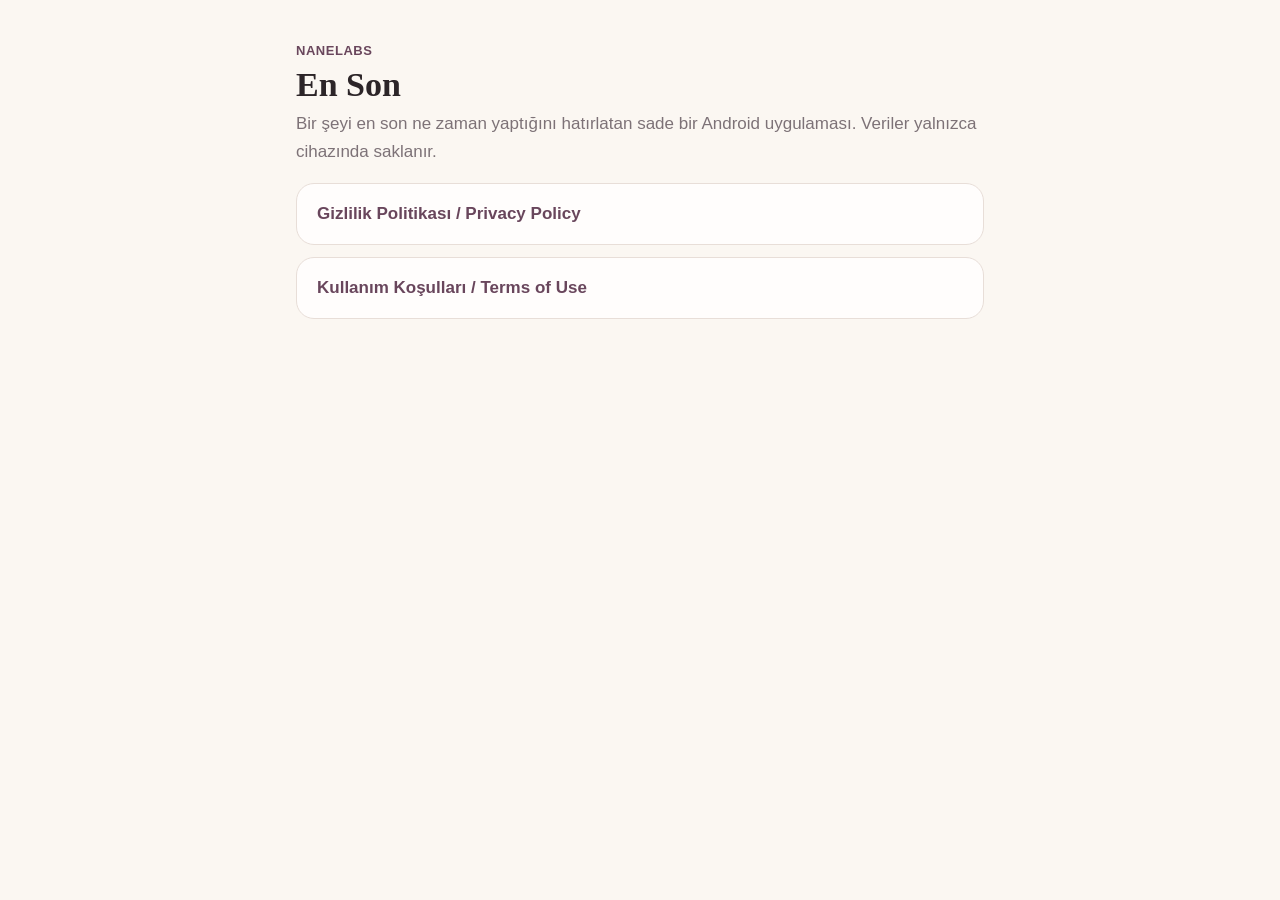
<file: docs/index.html>
<!doctype html>
<html lang="tr">
<head>
<meta charset="utf-8">
<meta name="viewport" content="width=device-width, initial-scale=1">
<title>En Son</title>
<link rel="stylesheet" href="style.css">
</head>
<body>
<main>
<p class="app">NaneLabs</p>
<h1>En Son</h1>
<p class="meta">Bir şeyi en son ne zaman yaptığını hatırlatan sade bir Android uygulaması. Veriler yalnızca cihazında saklanır.</p>
<ul class="index">
  <li><a href="privacy.html">Gizlilik Politikası / Privacy Policy</a></li>
  <li><a href="terms.html">Kullanım Koşulları / Terms of Use</a></li>
</ul>
</main>
</body>
</html>
</file>
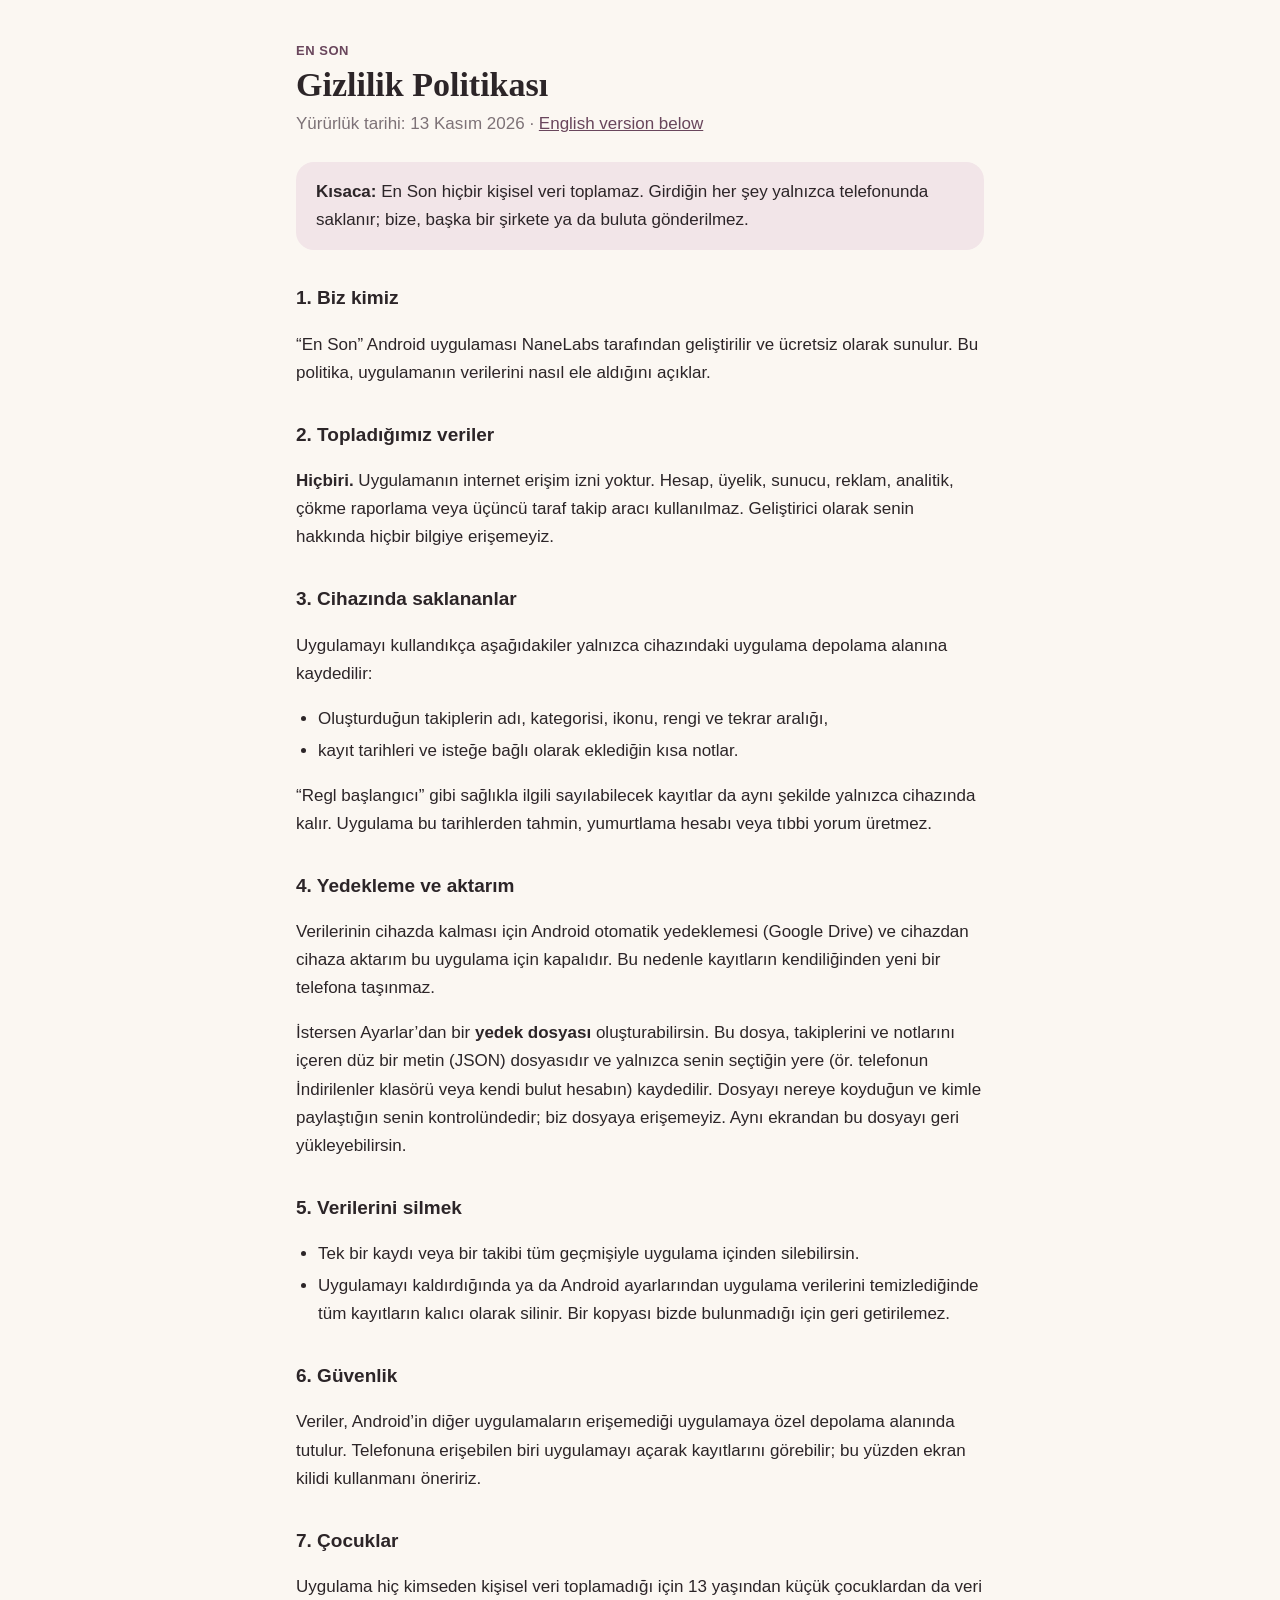
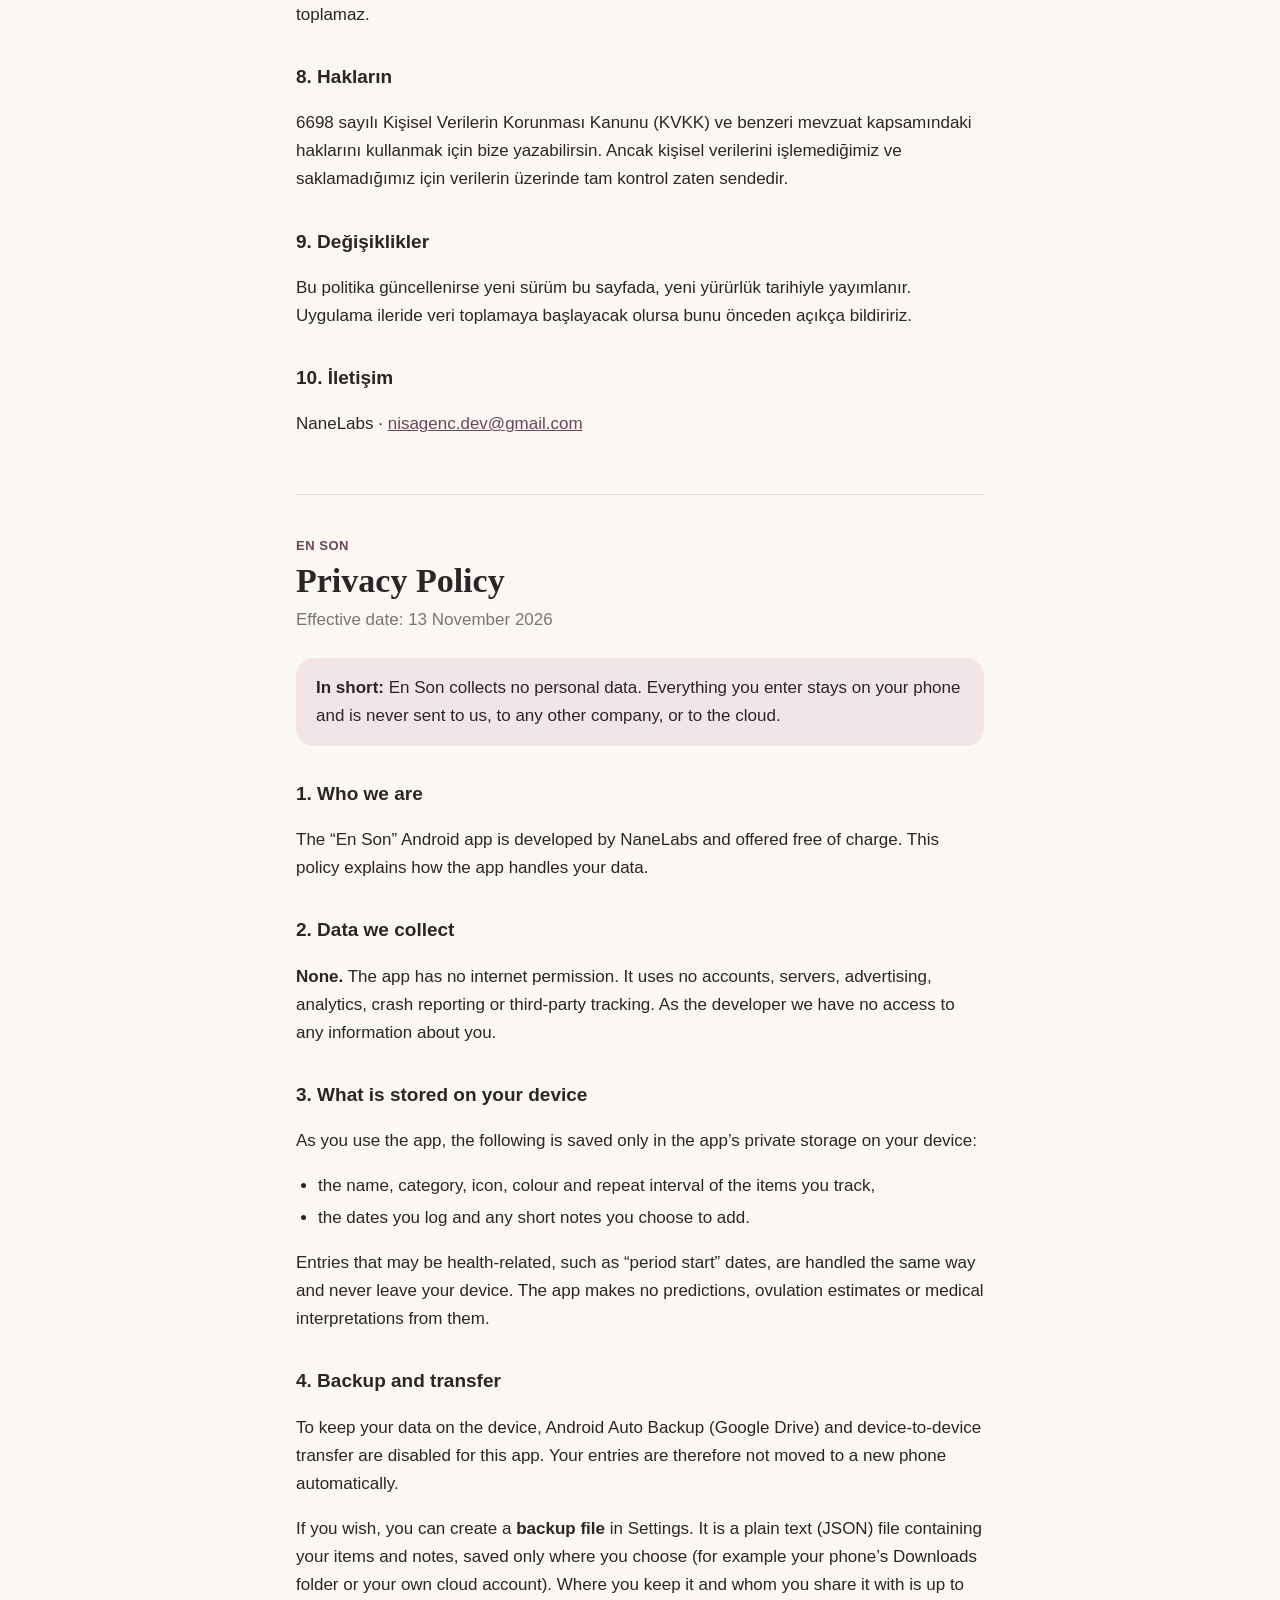
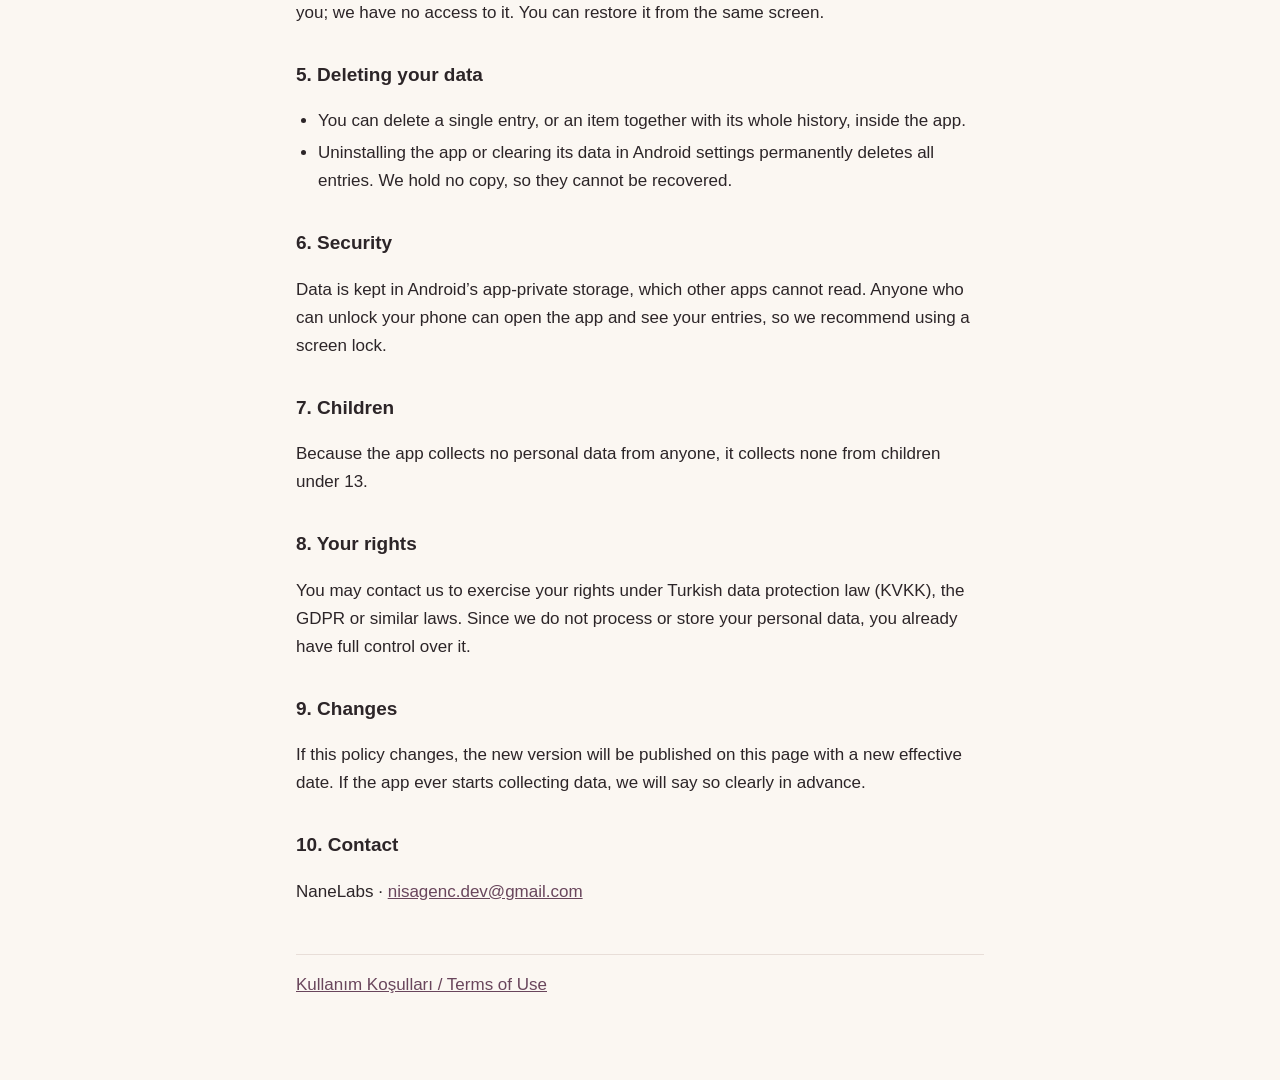
<file: docs/privacy.html>
<!doctype html>
<html lang="tr">
<head>
<meta charset="utf-8">
<meta name="viewport" content="width=device-width, initial-scale=1">
<title>En Son – Gizlilik Politikası</title>
<link rel="stylesheet" href="style.css">
</head>
<body>
<main>

<p class="app">En Son</p>
<h1>Gizlilik Politikası</h1>
<p class="meta">Yürürlük tarihi: 13 Kasım 2026 · <a href="#en">English version below</a></p>

<div class="summary">
  <strong>Kısaca:</strong> En Son hiçbir kişisel veri toplamaz. Girdiğin her şey yalnızca
  telefonunda saklanır; bize, başka bir şirkete ya da buluta gönderilmez.
</div>

<h2>1. Biz kimiz</h2>
<p>
  “En Son” Android uygulaması NaneLabs tarafından geliştirilir ve ücretsiz olarak sunulur.
  Bu politika, uygulamanın verilerini nasıl ele aldığını açıklar.
</p>

<h2>2. Topladığımız veriler</h2>
<p>
  <strong>Hiçbiri.</strong> Uygulamanın internet erişim izni yoktur. Hesap, üyelik, sunucu,
  reklam, analitik, çökme raporlama veya üçüncü taraf takip aracı kullanılmaz. Geliştirici
  olarak senin hakkında hiçbir bilgiye erişemeyiz.
</p>

<h2>3. Cihazında saklananlar</h2>
<p>Uygulamayı kullandıkça aşağıdakiler yalnızca cihazındaki uygulama depolama alanına kaydedilir:</p>
<ul>
  <li>Oluşturduğun takiplerin adı, kategorisi, ikonu, rengi ve tekrar aralığı,</li>
  <li>kayıt tarihleri ve isteğe bağlı olarak eklediğin kısa notlar.</li>
</ul>
<p>
  “Regl başlangıcı” gibi sağlıkla ilgili sayılabilecek kayıtlar da aynı şekilde yalnızca
  cihazında kalır. Uygulama bu tarihlerden tahmin, yumurtlama hesabı veya tıbbi yorum üretmez.
</p>

<h2>4. Yedekleme ve aktarım</h2>
<p>
  Verilerinin cihazda kalması için Android otomatik yedeklemesi (Google Drive) ve cihazdan
  cihaza aktarım bu uygulama için kapalıdır. Bu nedenle kayıtların kendiliğinden yeni bir
  telefona taşınmaz.
</p>
<p>
  İstersen Ayarlar’dan bir <strong>yedek dosyası</strong> oluşturabilirsin. Bu dosya, takiplerini
  ve notlarını içeren düz bir metin (JSON) dosyasıdır ve yalnızca senin seçtiğin yere
  (ör. telefonun İndirilenler klasörü veya kendi bulut hesabın) kaydedilir. Dosyayı nereye
  koyduğun ve kimle paylaştığın senin kontrolündedir; biz dosyaya erişemeyiz. Aynı ekrandan
  bu dosyayı geri yükleyebilirsin.
</p>

<h2>5. Verilerini silmek</h2>
<ul>
  <li>Tek bir kaydı veya bir takibi tüm geçmişiyle uygulama içinden silebilirsin.</li>
  <li>
    Uygulamayı kaldırdığında ya da Android ayarlarından uygulama verilerini temizlediğinde
    tüm kayıtların kalıcı olarak silinir. Bir kopyası bizde bulunmadığı için geri getirilemez.
  </li>
</ul>

<h2>6. Güvenlik</h2>
<p>
  Veriler, Android’in diğer uygulamaların erişemediği uygulamaya özel depolama alanında tutulur.
  Telefonuna erişebilen biri uygulamayı açarak kayıtlarını görebilir; bu yüzden ekran kilidi
  kullanmanı öneririz.
</p>

<h2>7. Çocuklar</h2>
<p>
  Uygulama hiç kimseden kişisel veri toplamadığı için 13 yaşından küçük çocuklardan da veri toplamaz.
</p>

<h2>8. Hakların</h2>
<p>
  6698 sayılı Kişisel Verilerin Korunması Kanunu (KVKK) ve benzeri mevzuat kapsamındaki
  haklarını kullanmak için bize yazabilirsin. Ancak kişisel verilerini işlemediğimiz ve
  saklamadığımız için verilerin üzerinde tam kontrol zaten sendedir.
</p>

<h2>9. Değişiklikler</h2>
<p>
  Bu politika güncellenirse yeni sürüm bu sayfada, yeni yürürlük tarihiyle yayımlanır.
  Uygulama ileride veri toplamaya başlayacak olursa bunu önceden açıkça bildiririz.
</p>

<h2>10. İletişim</h2>
<p>NaneLabs · <a href="mailto:nisagenc.dev@gmail.com">nisagenc.dev@gmail.com</a></p>

<hr id="en">

<p class="app">En Son</p>
<h1>Privacy Policy</h1>
<p class="meta">Effective date: 13 November 2026</p>

<div class="summary">
  <strong>In short:</strong> En Son collects no personal data. Everything you enter stays on
  your phone and is never sent to us, to any other company, or to the cloud.
</div>

<h2>1. Who we are</h2>
<p>
  The “En Son” Android app is developed by NaneLabs and offered free of charge. This policy
  explains how the app handles your data.
</p>

<h2>2. Data we collect</h2>
<p>
  <strong>None.</strong> The app has no internet permission. It uses no accounts, servers,
  advertising, analytics, crash reporting or third-party tracking. As the developer we have
  no access to any information about you.
</p>

<h2>3. What is stored on your device</h2>
<p>As you use the app, the following is saved only in the app’s private storage on your device:</p>
<ul>
  <li>the name, category, icon, colour and repeat interval of the items you track,</li>
  <li>the dates you log and any short notes you choose to add.</li>
</ul>
<p>
  Entries that may be health-related, such as “period start” dates, are handled the same way
  and never leave your device. The app makes no predictions, ovulation estimates or medical
  interpretations from them.
</p>

<h2>4. Backup and transfer</h2>
<p>
  To keep your data on the device, Android Auto Backup (Google Drive) and device-to-device
  transfer are disabled for this app. Your entries are therefore not moved to a new phone
  automatically.
</p>
<p>
  If you wish, you can create a <strong>backup file</strong> in Settings. It is a plain text
  (JSON) file containing your items and notes, saved only where you choose (for example your
  phone’s Downloads folder or your own cloud account). Where you keep it and whom you share it
  with is up to you; we have no access to it. You can restore it from the same screen.
</p>

<h2>5. Deleting your data</h2>
<ul>
  <li>You can delete a single entry, or an item together with its whole history, inside the app.</li>
  <li>
    Uninstalling the app or clearing its data in Android settings permanently deletes all
    entries. We hold no copy, so they cannot be recovered.
  </li>
</ul>

<h2>6. Security</h2>
<p>
  Data is kept in Android’s app-private storage, which other apps cannot read. Anyone who can
  unlock your phone can open the app and see your entries, so we recommend using a screen lock.
</p>

<h2>7. Children</h2>
<p>
  Because the app collects no personal data from anyone, it collects none from children under 13.
</p>

<h2>8. Your rights</h2>
<p>
  You may contact us to exercise your rights under Turkish data protection law (KVKK), the GDPR
  or similar laws. Since we do not process or store your personal data, you already have full
  control over it.
</p>

<h2>9. Changes</h2>
<p>
  If this policy changes, the new version will be published on this page with a new effective
  date. If the app ever starts collecting data, we will say so clearly in advance.
</p>

<h2>10. Contact</h2>
<p>NaneLabs · <a href="mailto:nisagenc.dev@gmail.com">nisagenc.dev@gmail.com</a></p>

<p class="links"><a href="terms.html">Kullanım Koşulları / Terms of Use</a></p>
</main>
</body>
</html>
</file>
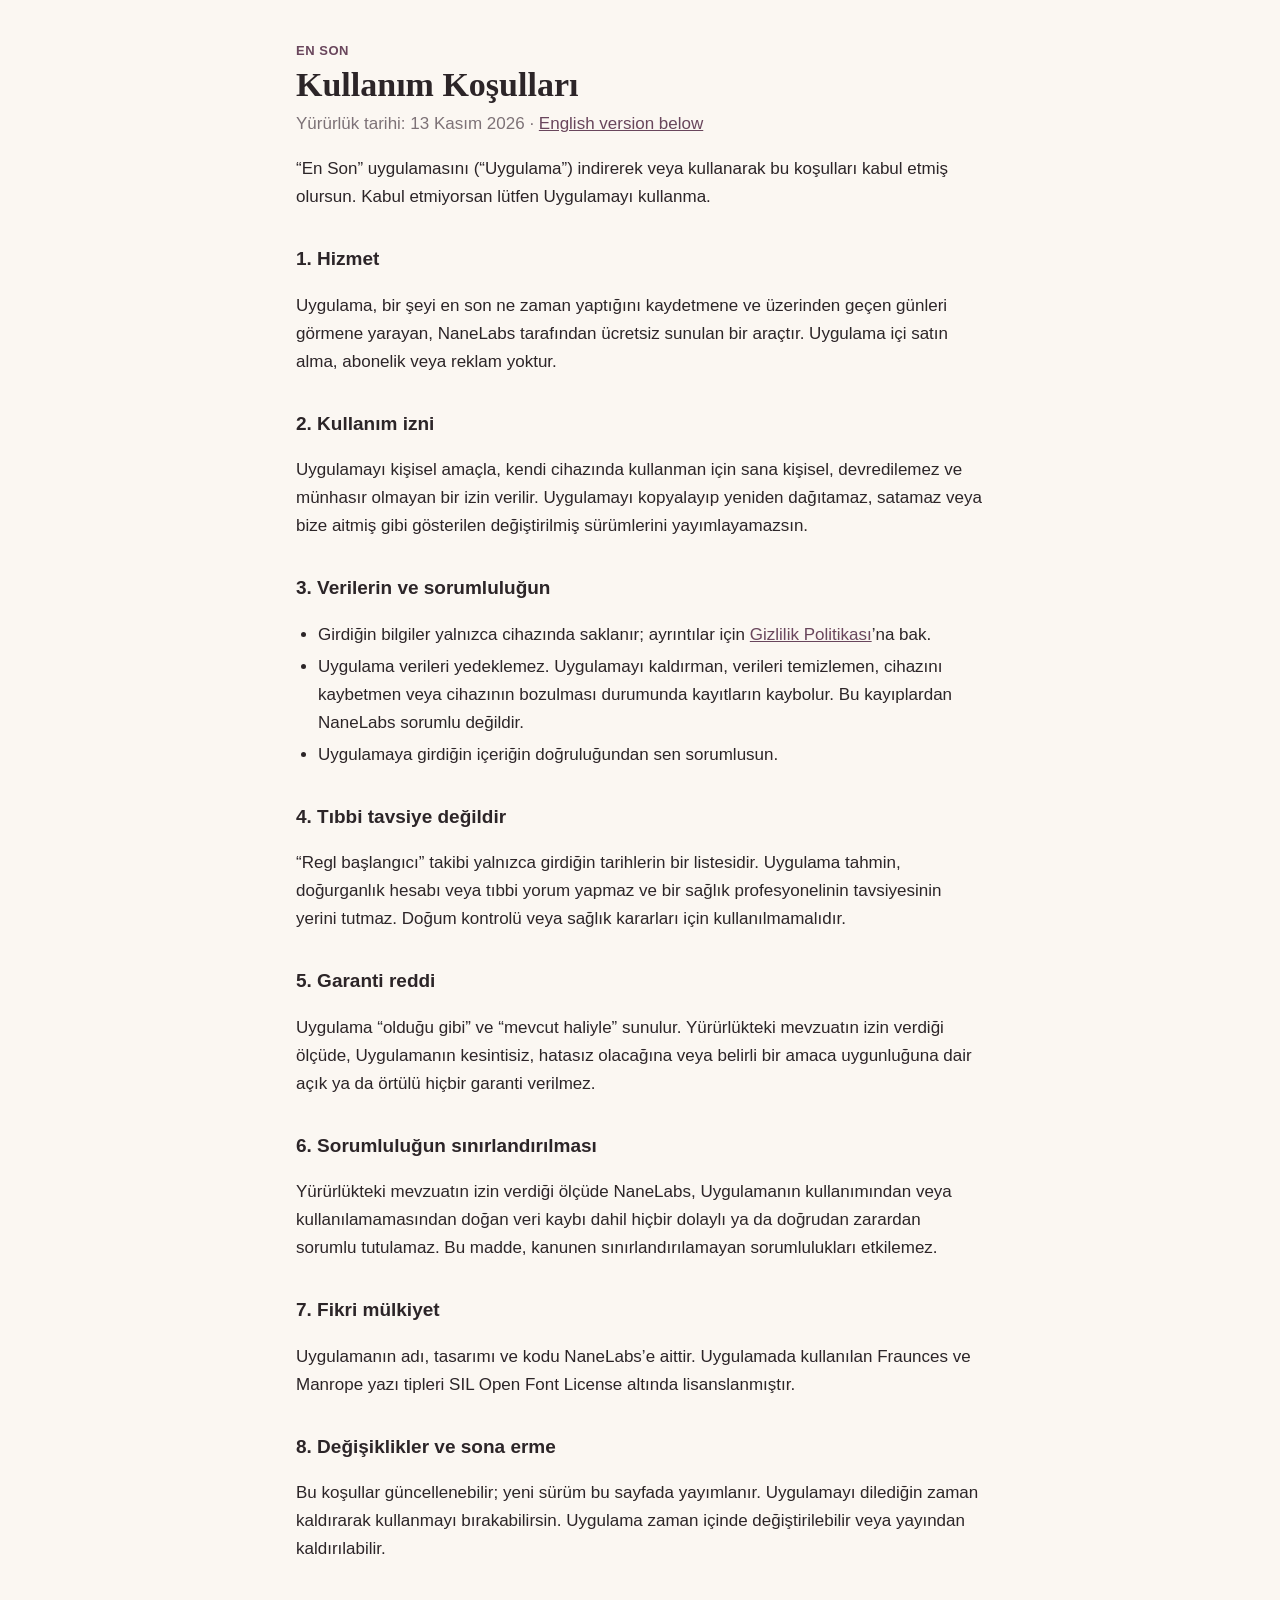
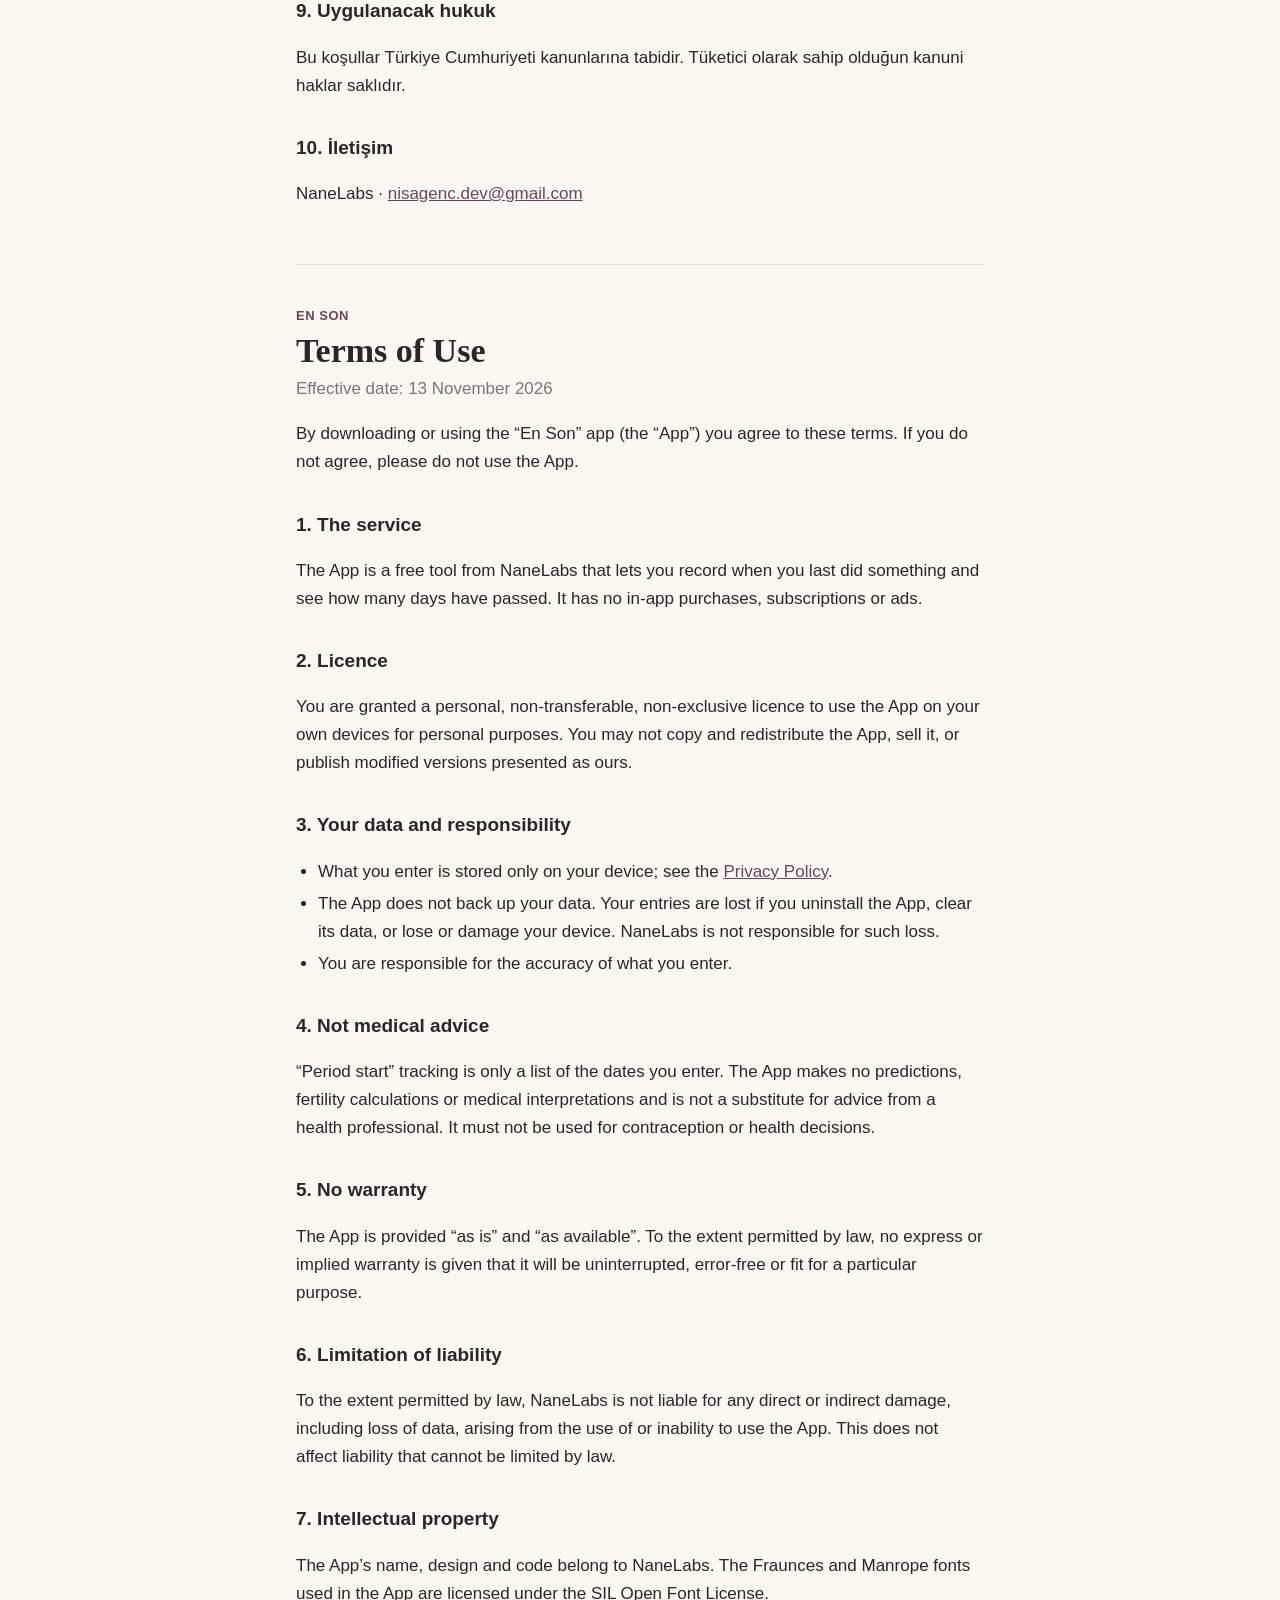
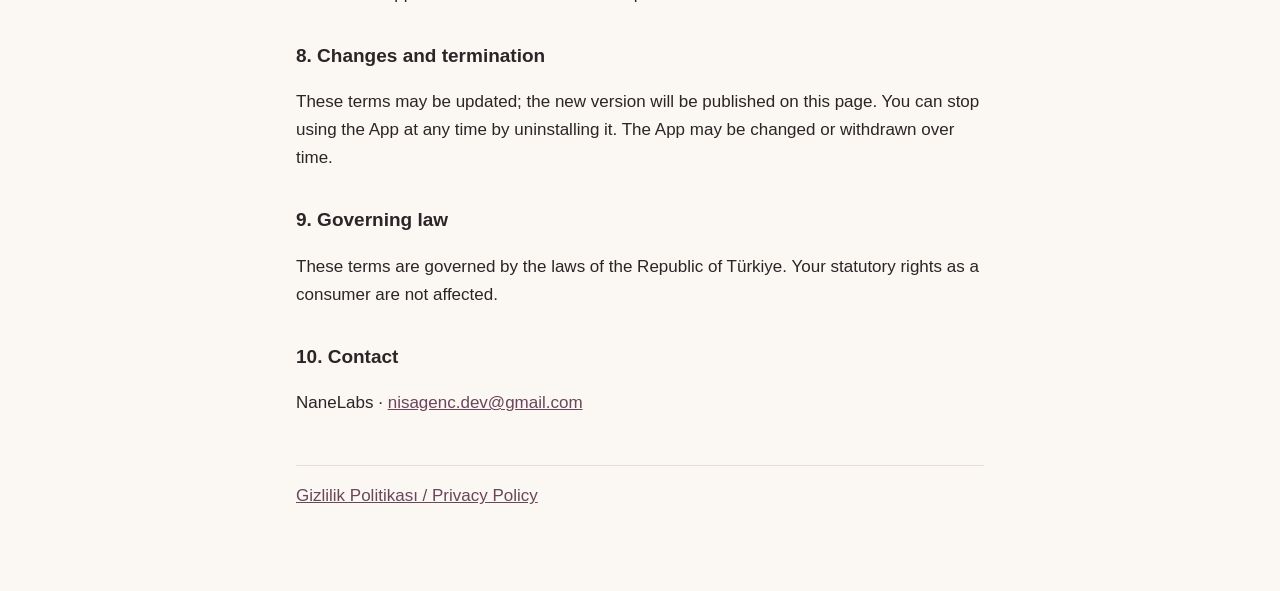
<file: docs/terms.html>
<!doctype html>
<html lang="tr">
<head>
<meta charset="utf-8">
<meta name="viewport" content="width=device-width, initial-scale=1">
<title>En Son – Kullanım Koşulları</title>
<link rel="stylesheet" href="style.css">
</head>
<body>
<main>

<p class="app">En Son</p>
<h1>Kullanım Koşulları</h1>
<p class="meta">Yürürlük tarihi: 13 Kasım 2026 · <a href="#en">English version below</a></p>

<p>
  “En Son” uygulamasını (“Uygulama”) indirerek veya kullanarak bu koşulları kabul etmiş olursun.
  Kabul etmiyorsan lütfen Uygulamayı kullanma.
</p>

<h2>1. Hizmet</h2>
<p>
  Uygulama, bir şeyi en son ne zaman yaptığını kaydetmene ve üzerinden geçen günleri görmene
  yarayan, NaneLabs tarafından ücretsiz sunulan bir araçtır. Uygulama içi satın alma, abonelik
  veya reklam yoktur.
</p>

<h2>2. Kullanım izni</h2>
<p>
  Uygulamayı kişisel amaçla, kendi cihazında kullanman için sana kişisel, devredilemez ve
  münhasır olmayan bir izin verilir. Uygulamayı kopyalayıp yeniden dağıtamaz, satamaz veya
  bize aitmiş gibi gösterilen değiştirilmiş sürümlerini yayımlayamazsın.
</p>

<h2>3. Verilerin ve sorumluluğun</h2>
<ul>
  <li>Girdiğin bilgiler yalnızca cihazında saklanır; ayrıntılar için <a href="privacy.html">Gizlilik Politikası</a>’na bak.</li>
  <li>
    Uygulama verileri yedeklemez. Uygulamayı kaldırman, verileri temizlemen, cihazını
    kaybetmen veya cihazının bozulması durumunda kayıtların kaybolur. Bu kayıplardan
    NaneLabs sorumlu değildir.
  </li>
  <li>Uygulamaya girdiğin içeriğin doğruluğundan sen sorumlusun.</li>
</ul>

<h2>4. Tıbbi tavsiye değildir</h2>
<p>
  “Regl başlangıcı” takibi yalnızca girdiğin tarihlerin bir listesidir. Uygulama tahmin,
  doğurganlık hesabı veya tıbbi yorum yapmaz ve bir sağlık profesyonelinin tavsiyesinin yerini
  tutmaz. Doğum kontrolü veya sağlık kararları için kullanılmamalıdır.
</p>

<h2>5. Garanti reddi</h2>
<p>
  Uygulama “olduğu gibi” ve “mevcut haliyle” sunulur. Yürürlükteki mevzuatın izin verdiği
  ölçüde, Uygulamanın kesintisiz, hatasız olacağına veya belirli bir amaca uygunluğuna dair
  açık ya da örtülü hiçbir garanti verilmez.
</p>

<h2>6. Sorumluluğun sınırlandırılması</h2>
<p>
  Yürürlükteki mevzuatın izin verdiği ölçüde NaneLabs, Uygulamanın kullanımından veya
  kullanılamamasından doğan veri kaybı dahil hiçbir dolaylı ya da doğrudan zarardan sorumlu
  tutulamaz. Bu madde, kanunen sınırlandırılamayan sorumlulukları etkilemez.
</p>

<h2>7. Fikri mülkiyet</h2>
<p>
  Uygulamanın adı, tasarımı ve kodu NaneLabs’e aittir. Uygulamada kullanılan Fraunces ve
  Manrope yazı tipleri SIL Open Font License altında lisanslanmıştır.
</p>

<h2>8. Değişiklikler ve sona erme</h2>
<p>
  Bu koşullar güncellenebilir; yeni sürüm bu sayfada yayımlanır. Uygulamayı dilediğin zaman
  kaldırarak kullanmayı bırakabilirsin. Uygulama zaman içinde değiştirilebilir veya yayından
  kaldırılabilir.
</p>

<h2>9. Uygulanacak hukuk</h2>
<p>
  Bu koşullar Türkiye Cumhuriyeti kanunlarına tabidir. Tüketici olarak sahip olduğun
  kanuni haklar saklıdır.
</p>

<h2>10. İletişim</h2>
<p>NaneLabs · <a href="mailto:nisagenc.dev@gmail.com">nisagenc.dev@gmail.com</a></p>

<hr id="en">

<p class="app">En Son</p>
<h1>Terms of Use</h1>
<p class="meta">Effective date: 13 November 2026</p>

<p>
  By downloading or using the “En Son” app (the “App”) you agree to these terms. If you do not
  agree, please do not use the App.
</p>

<h2>1. The service</h2>
<p>
  The App is a free tool from NaneLabs that lets you record when you last did something and see
  how many days have passed. It has no in-app purchases, subscriptions or ads.
</p>

<h2>2. Licence</h2>
<p>
  You are granted a personal, non-transferable, non-exclusive licence to use the App on your
  own devices for personal purposes. You may not copy and redistribute the App, sell it, or
  publish modified versions presented as ours.
</p>

<h2>3. Your data and responsibility</h2>
<ul>
  <li>What you enter is stored only on your device; see the <a href="privacy.html">Privacy Policy</a>.</li>
  <li>
    The App does not back up your data. Your entries are lost if you uninstall the App, clear
    its data, or lose or damage your device. NaneLabs is not responsible for such loss.
  </li>
  <li>You are responsible for the accuracy of what you enter.</li>
</ul>

<h2>4. Not medical advice</h2>
<p>
  “Period start” tracking is only a list of the dates you enter. The App makes no predictions,
  fertility calculations or medical interpretations and is not a substitute for advice from a
  health professional. It must not be used for contraception or health decisions.
</p>

<h2>5. No warranty</h2>
<p>
  The App is provided “as is” and “as available”. To the extent permitted by law, no express or
  implied warranty is given that it will be uninterrupted, error-free or fit for a particular purpose.
</p>

<h2>6. Limitation of liability</h2>
<p>
  To the extent permitted by law, NaneLabs is not liable for any direct or indirect damage,
  including loss of data, arising from the use of or inability to use the App. This does not
  affect liability that cannot be limited by law.
</p>

<h2>7. Intellectual property</h2>
<p>
  The App’s name, design and code belong to NaneLabs. The Fraunces and Manrope fonts used in the
  App are licensed under the SIL Open Font License.
</p>

<h2>8. Changes and termination</h2>
<p>
  These terms may be updated; the new version will be published on this page. You can stop using
  the App at any time by uninstalling it. The App may be changed or withdrawn over time.
</p>

<h2>9. Governing law</h2>
<p>
  These terms are governed by the laws of the Republic of Türkiye. Your statutory rights as a
  consumer are not affected.
</p>

<h2>10. Contact</h2>
<p>NaneLabs · <a href="mailto:nisagenc.dev@gmail.com">nisagenc.dev@gmail.com</a></p>

<p class="links"><a href="privacy.html">Gizlilik Politikası / Privacy Policy</a></p>
</main>
</body>
</html>
</file>
<file: docs/style.css>
:root {
  --cream: #fbf7f2;
  --paper: #fffdfc;
  --plum: #69465c;
  --pink: #f2e5e8;
  --text: #2c2528;
  --muted: #7d7277;
  --border: #e8ded8;
}

* { box-sizing: border-box; }

body {
  margin: 0;
  background: var(--cream);
  color: var(--text);
  font: 17px/1.65 -apple-system, "Segoe UI", Roboto, "Helvetica Neue", Arial, sans-serif;
}

main {
  max-width: 720px;
  margin: 0 auto;
  padding: 40px 16px 64px;
}

.app {
  margin: 0;
  color: var(--plum);
  font-weight: 600;
  letter-spacing: .04em;
  text-transform: uppercase;
  font-size: 13px;
}

h1 {
  margin: 4px 0 4px;
  font-family: Georgia, "Times New Roman", serif;
  font-size: 34px;
  line-height: 1.2;
}

h2 {
  margin: 32px 0 6px;
  font-size: 19px;
}

.meta { color: var(--muted); margin-top: 0; }

.summary {
  background: var(--pink);
  border-radius: 18px;
  padding: 16px 20px;
  margin: 24px 0 8px;
}

a { color: var(--plum); }

ul { padding-left: 22px; }
li { margin: 4px 0; }

hr {
  border: 0;
  border-top: 1px solid var(--border);
  margin: 56px 0 40px;
}

.links {
  margin-top: 48px;
  padding-top: 16px;
  border-top: 1px solid var(--border);
}

ul.index { list-style: none; padding: 0; }

ul.index li {
  background: var(--paper);
  border: 1px solid var(--border);
  border-radius: 18px;
  margin: 12px 0;
}

ul.index a {
  display: block;
  padding: 16px 20px;
  text-decoration: none;
  font-weight: 600;
}
</file>
